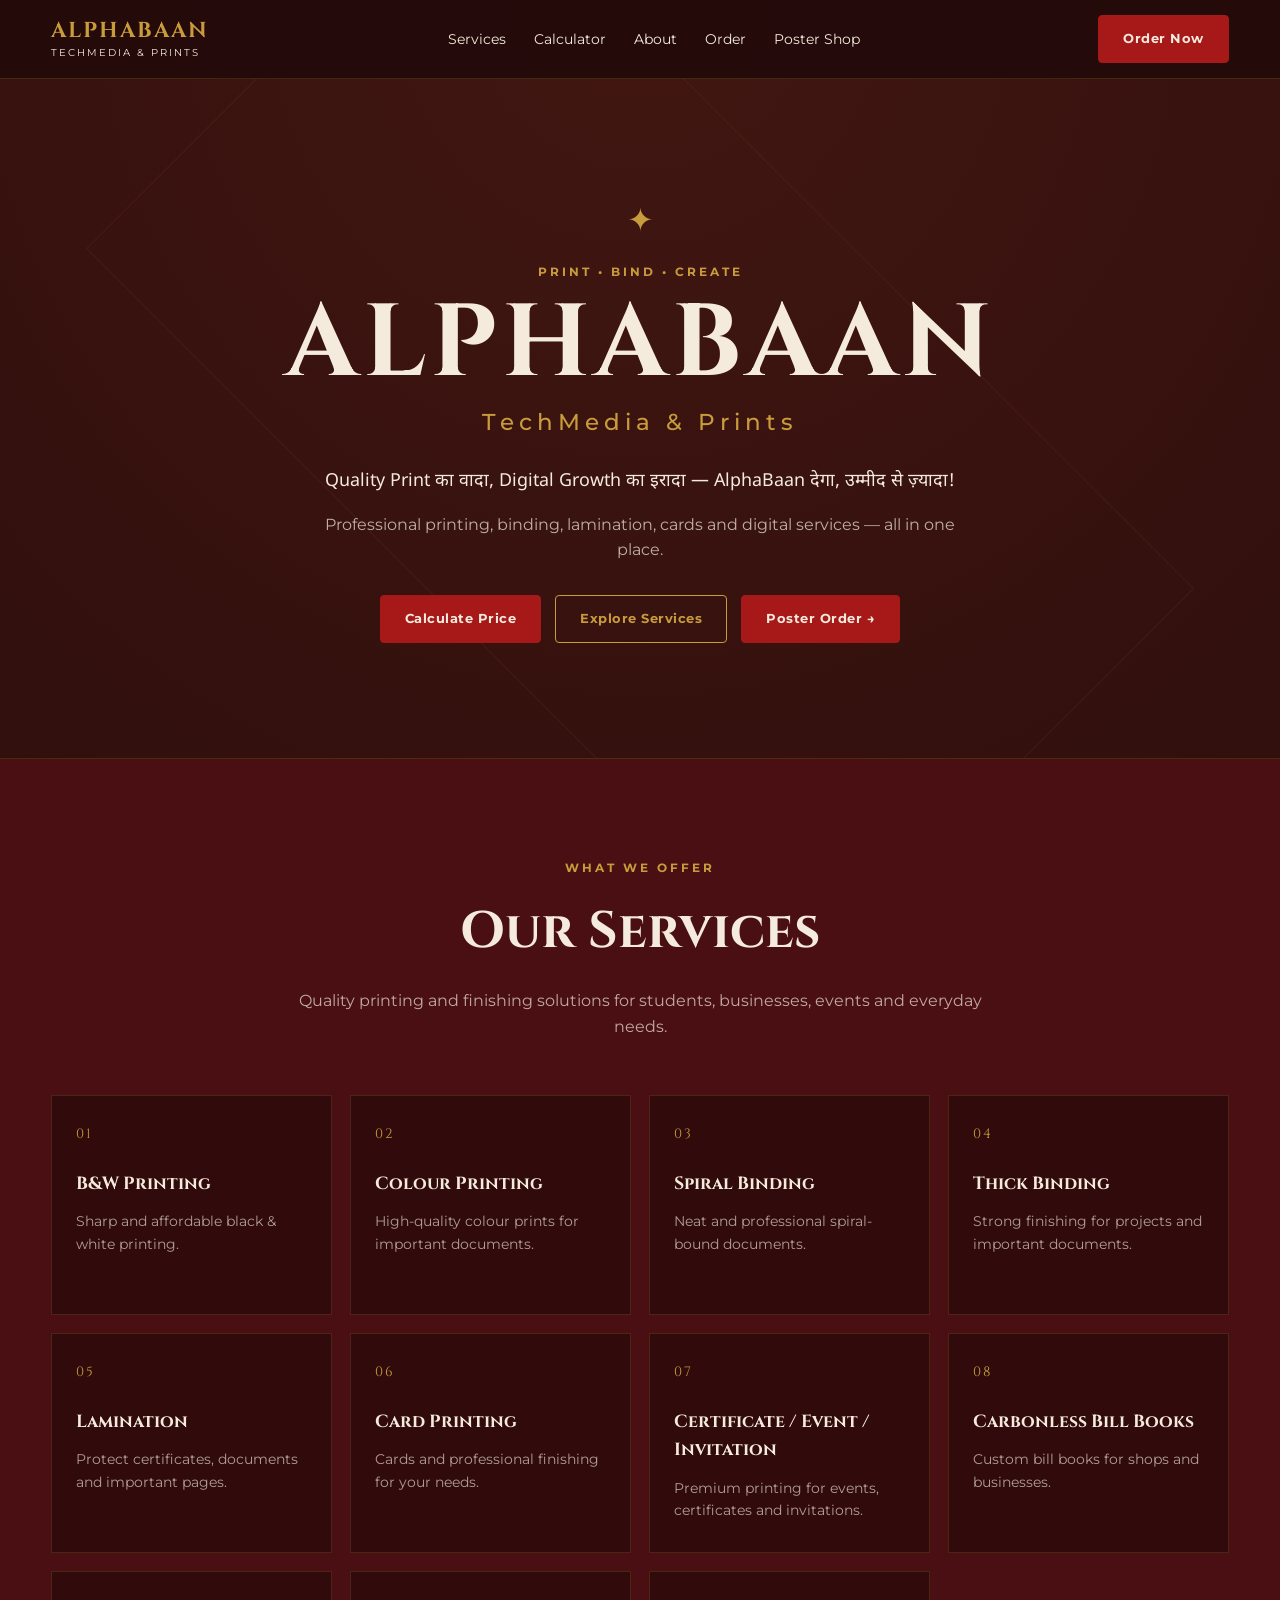
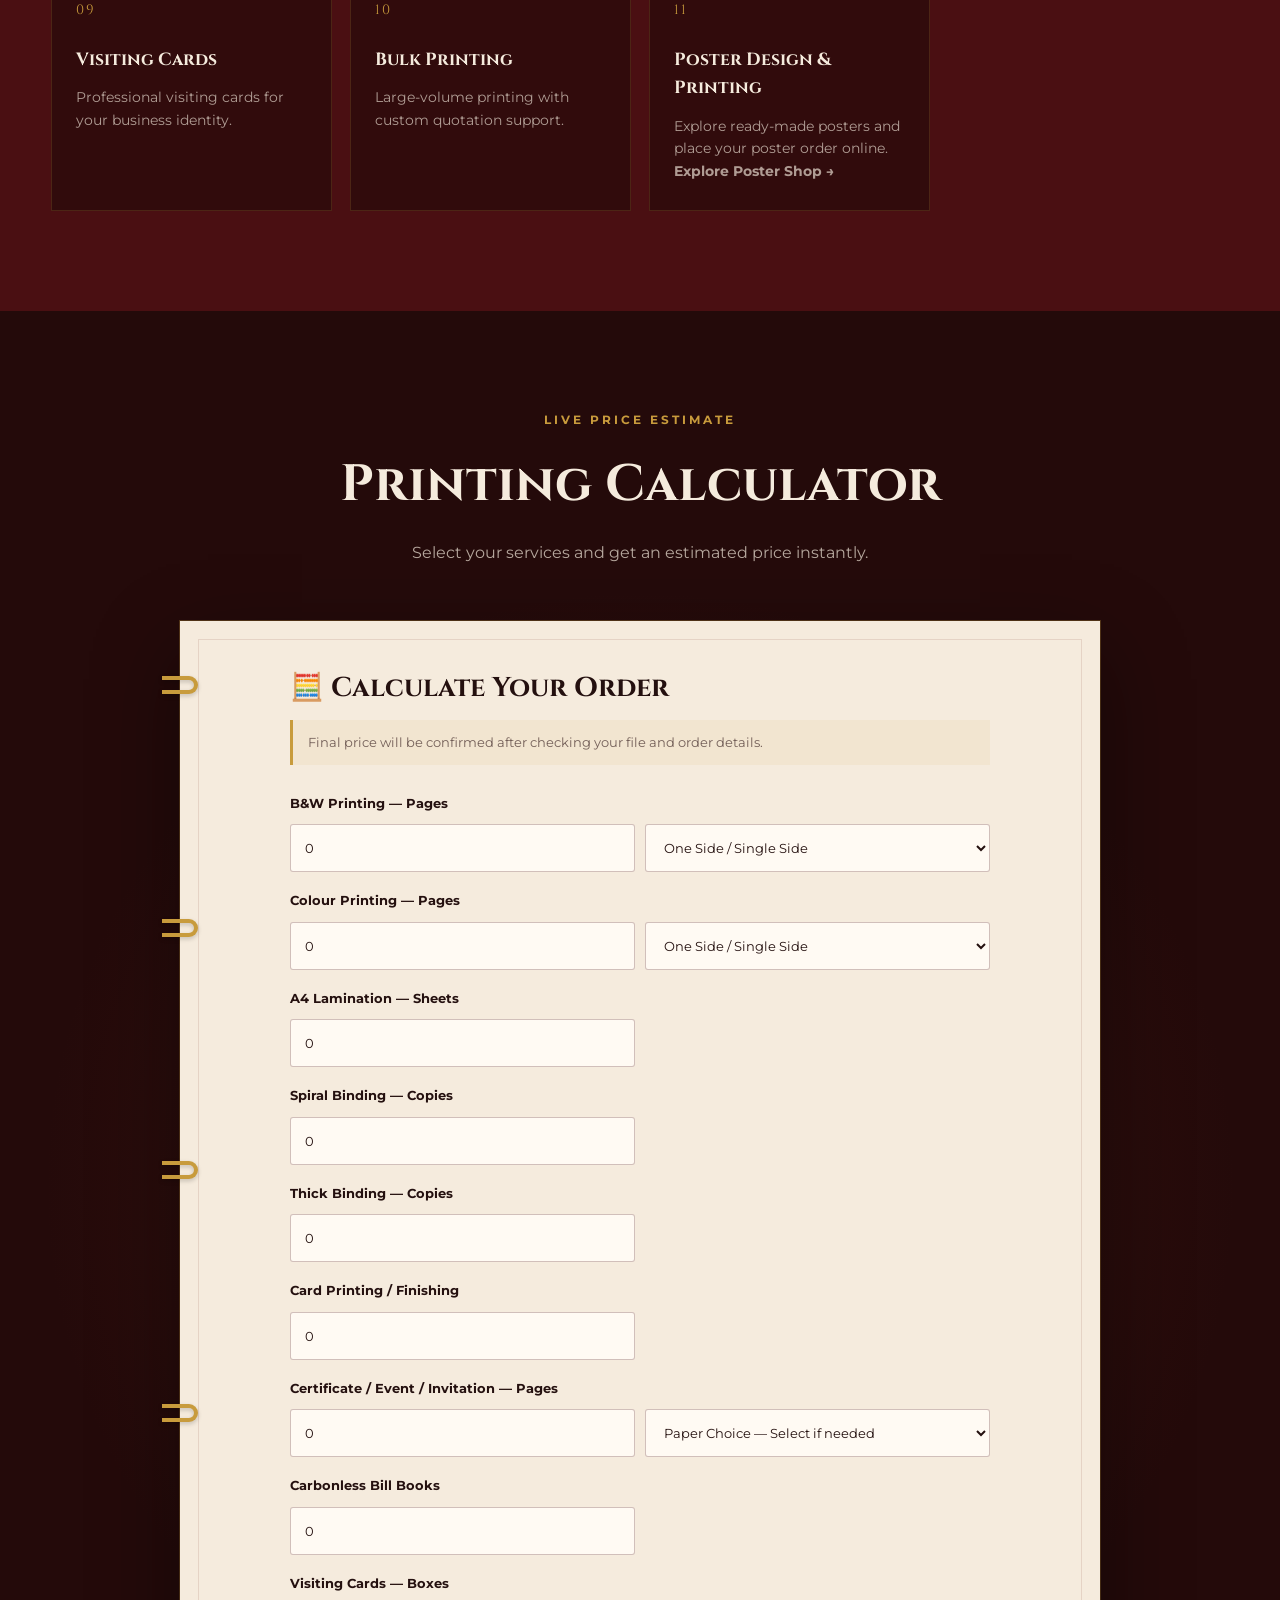
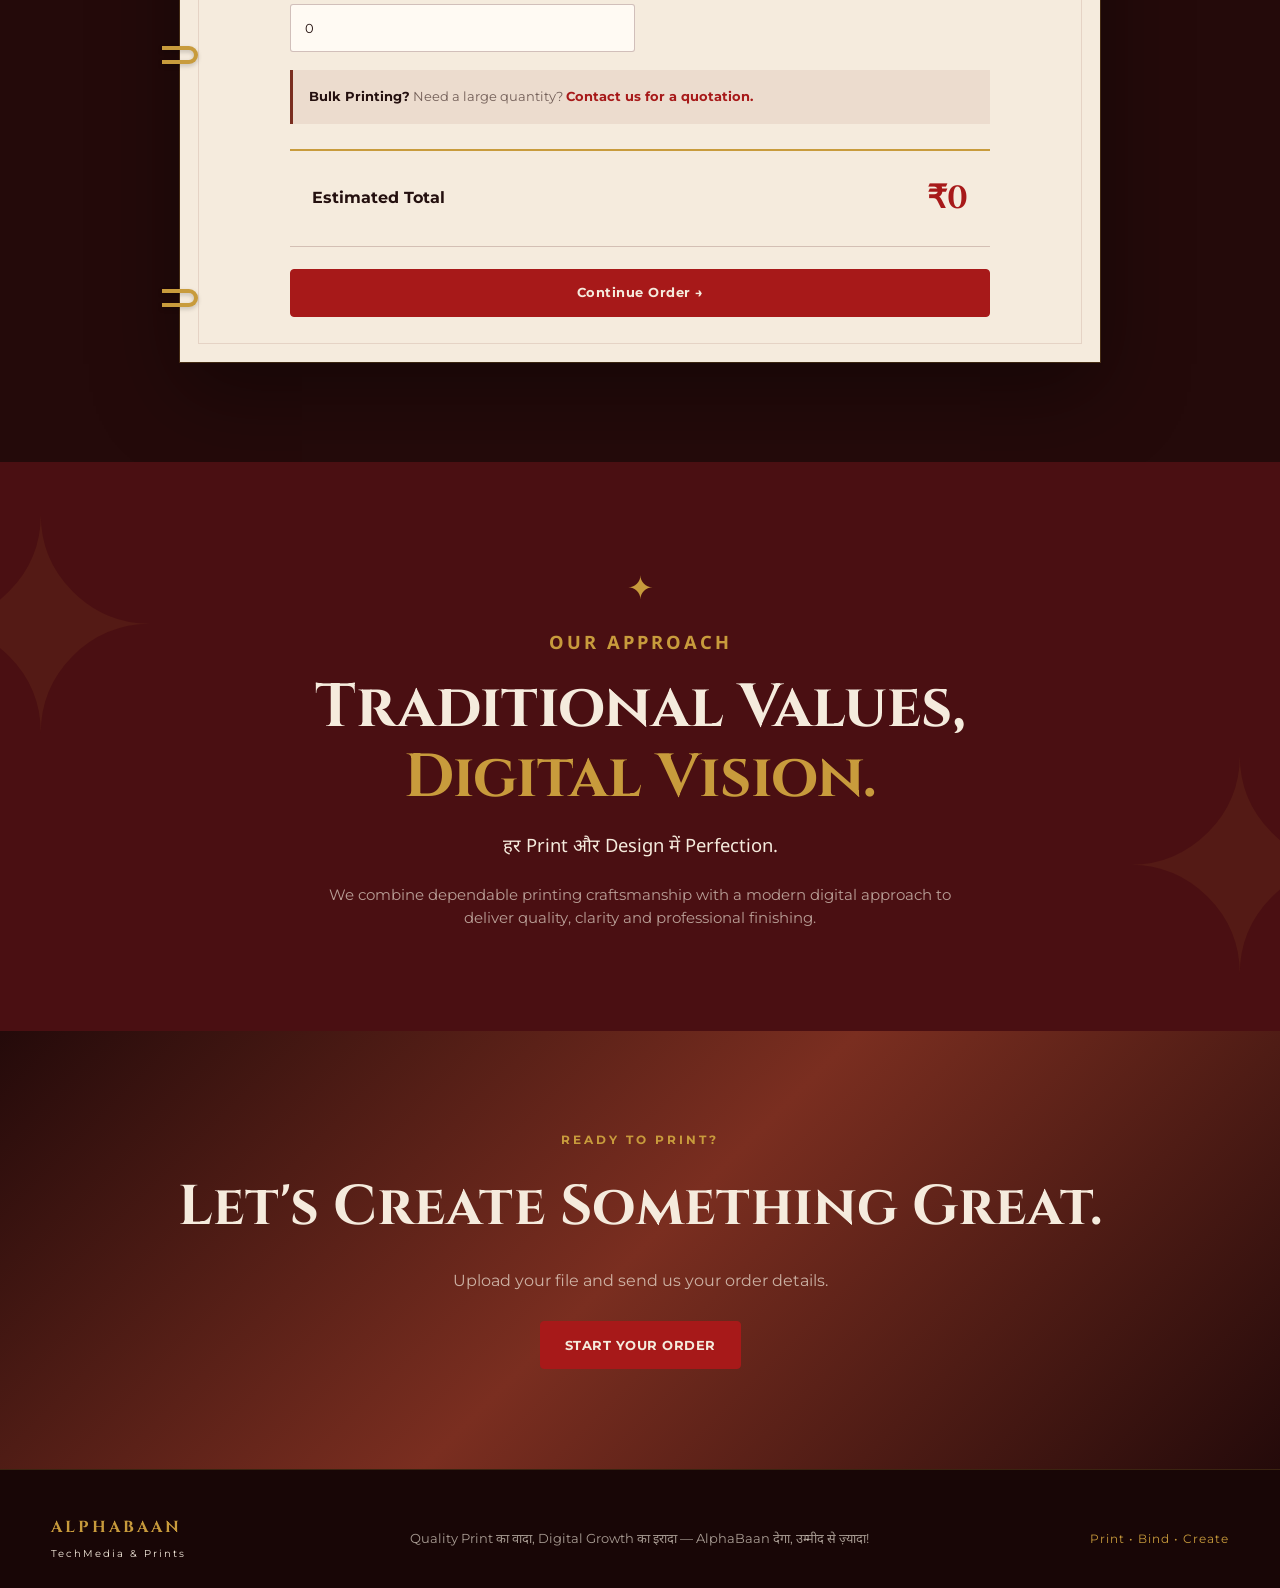
<file: index.html>
<!DOCTYPE html>
<html lang="en">
<head>
  <meta name="google-site-verification" content="dMbPoNtjgEjaiIfnKEC5RQ0LsHdOGWDaiDt8AtfoVck" />
  <meta charset="UTF-8">
  <meta name="viewport" content="width=device-width, initial-scale=1.0">

<title>AlphaBaan TechMedia & Prints | Printing, Binding & Digital Services</title>

<meta
  name="description"
  content="AlphaBaan TechMedia & Prints offers B&W and colour printing, spiral and thick binding, lamination, card printing, certificates, carbonless bill books, visiting cards and digital services."
>
  <link rel="icon" type="image/svg+xml" href="favicon.svg">
  <link rel="stylesheet" href="style.css">
</head>

<body>

  <!-- HEADER -->
  <header class="site-header">
    <div class="container nav-container">

      <a href="#" class="logo">
        <span class="logo-main">ALPHABAAN</span>
        <span class="logo-sub">TechMedia & Prints</span>
      </a>

<nav class="nav-menu">
    <a href="#services">Services</a>
    <a href="#calculator">Calculator</a>
    <a href="#about">About</a>
    <a href="#order">Order</a>
    <a href="poster-shop/">Poster Shop</a>
</nav>

      <a
        href="https://docs.google.com/forms/d/e/1FAIpQLSf0FBb4uU1_I86QnHFjERlY2XZwsL0A3ILuE3euTL51JKdJ7g/viewform?usp=header"
        class="btn btn-primary"
        target="_blank"
      >
        Order Now
      </a>

    </div>
  </header>


  <!-- HERO -->
  <main>

    <section class="hero">
      <div class="container hero-content">

        <div class="heritage-mark">✦</div>

        <p class="eyebrow">PRINT • BIND • CREATE</p>

        <h1>
          ALPHABAAN
          <span>TechMedia & Prints</span>
        </h1>

        <p class="hero-tagline">
          Quality Print का वादा, Digital Growth का इरादा —
          AlphaBaan देगा, उम्मीद से ज़्यादा!
        </p>

        <p class="hero-description">
          Professional printing, binding, lamination, cards
          and digital services — all in one place.
        </p>

        
<div class="hero-buttons">
  <a href="#calculator" class="btn btn-primary">
    Calculate Price
  </a>

  <a href="#services" class="btn btn-secondary">
    Explore Services
  </a>

  <a href="poster-shop/" class="btn btn-primary">
    Poster Order →
  </a>
</div>


      </div>
    </section>


    <!-- SERVICES -->
    <section id="services" class="services-section">
      <div class="container">

        <div class="section-heading">
          <p class="eyebrow">WHAT WE OFFER</p>
          <h2>Our Services</h2>
          <p>
            Quality printing and finishing solutions for students,
            businesses, events and everyday needs.
          </p>
        </div>

        <div class="services-grid">

          <div class="service-card">
            <div class="service-icon">01</div>
            <h3>B&W Printing</h3>
            <p>Sharp and affordable black & white printing.</p>
          </div>

          <div class="service-card">
            <div class="service-icon">02</div>
            <h3>Colour Printing</h3>
            <p>High-quality colour prints for important documents.</p>
          </div>

          <div class="service-card">
            <div class="service-icon">03</div>
            <h3>Spiral Binding</h3>
            <p>Neat and professional spiral-bound documents.</p>
          </div>

          <div class="service-card">
            <div class="service-icon">04</div>
            <h3>Thick Binding</h3>
            <p>Strong finishing for projects and important documents.</p>
          </div>

          <div class="service-card">
            <div class="service-icon">05</div>
            <h3>Lamination</h3>
            <p>Protect certificates, documents and important pages.</p>
          </div>

          <div class="service-card">
            <div class="service-icon">06</div>
            <h3>Card Printing</h3>
            <p>Cards and professional finishing for your needs.</p>
          </div>

          <div class="service-card">
            <div class="service-icon">07</div>
            <h3>Certificate / Event / Invitation</h3>
            <p>Premium printing for events, certificates and invitations.</p>
          </div>

          <div class="service-card">
            <div class="service-icon">08</div>
            <h3>Carbonless Bill Books</h3>
            <p>Custom bill books for shops and businesses.</p>
          </div>

          <div class="service-card">
            <div class="service-icon">09</div>
            <h3>Visiting Cards</h3>
            <p>Professional visiting cards for your business identity.</p>
          </div>

          <div class="service-card">
            <div class="service-icon">10</div>
            <h3>Bulk Printing</h3>
            <p>Large-volume printing with custom quotation support.</p>
          </div>

<a href="poster-shop/" class="service-card" style="display:block; text-decoration:none; color:inherit;">
  <div class="service-icon">11</div>
  <h3>Poster Design & Printing</h3>
  <p>Explore ready-made posters and place your poster order online.</p>
  <p><strong>Explore Poster Shop →</strong></p>
</a>

        </div>

      </div>
    </section>


    <!-- CALCULATOR -->
    <section id="calculator" class="calculator-section">

      <div class="container">

        <div class="section-heading">
          <p class="eyebrow">LIVE PRICE ESTIMATE</p>
          <h2>Printing Calculator</h2>
          <p>
            Select your services and get an estimated price instantly.
          </p>
        </div>

        <div class="paper-sheet">

          <div class="spiral-decoration">
            <span></span>
            <span></span>
            <span></span>
            <span></span>
            <span></span>
            <span></span>
          </div>

          <div class="calculator-card">

            <h3>🧮 Calculate Your Order</h3>

            <div class="calculator-note">
              Final price will be confirmed after checking your file
              and order details.
            </div>

            <!-- B&W -->
            <div class="calc-group">

              <label for="bwPages">
                B&W Printing — Pages
              </label>

              <input
                type="number"
                id="bwPages"
                min="0"
                value="0"
                placeholder="Enter pages"
              >

              <select id="bwSide">
                <option value="single">One Side / Single Side</option>
                <option value="double">Both Sides / Double Side</option>
              </select>

            </div>


            <!-- COLOUR -->
            <div class="calc-group">

              <label for="colorPages">
                Colour Printing — Pages
              </label>

              <input
                type="number"
                id="colorPages"
                min="0"
                value="0"
                placeholder="Enter pages"
              >

              <select id="colorSide">
                <option value="single">One Side / Single Side</option>
                <option value="double">Both Sides / Double Side</option>
              </select>

            </div>


            <!-- LAMINATION -->
            <div class="calc-group">

              <label for="lamination">
                A4 Lamination — Sheets
              </label>

              <input
                type="number"
                id="lamination"
                min="0"
                value="0"
                placeholder="Enter sheets"
              >

            </div>


            <!-- SPIRAL -->
            <div class="calc-group">

              <label for="spiral">
                Spiral Binding — Copies
              </label>

              <input
                type="number"
                id="spiral"
                min="0"
                value="0"
                placeholder="Enter copies"
              >

            </div>


            <!-- THICK -->
            <div class="calc-group">

              <label for="thick">
                Thick Binding — Copies
              </label>

              <input
                type="number"
                id="thick"
                min="0"
                value="0"
                placeholder="Enter copies"
              >

            </div>


            <!-- CARDS -->
            <div class="calc-group">

              <label for="cards">
                Card Printing / Finishing
              </label>

              <input
                type="number"
                id="cards"
                min="0"
                value="0"
                placeholder="Enter cards"
              >

            </div>


            <!-- CERTIFICATE -->
            <div class="calc-group">

              <label for="certificate">
                Certificate / Event / Invitation — Pages
              </label>

              <input
                type="number"
                id="certificate"
                min="0"
                value="0"
                placeholder="Enter pages"
              >

              <select id="paperChoice">
                <option value="none">Paper Choice — Select if needed</option>
                <option value="matte">Matte</option>
                <option value="glossy">Glossy</option>
                <option value="no-preference">No Preference</option>
              </select>

            </div>


            <!-- BILL BOOK -->
            <div class="calc-group">

              <label for="billBooks">
                Carbonless Bill Books
              </label>

              <input
                type="number"
                id="billBooks"
                min="0"
                value="0"
                placeholder="Enter books"
              >

            </div>


            <!-- VISITING CARDS -->
            <div class="calc-group">

              <label for="visitingCards">
                Visiting Cards — Boxes
              </label>

              <input
                type="number"
                id="visitingCards"
                min="0"
                value="0"
                placeholder="Enter boxes"
              >

            </div>


            <!-- BULK -->
            <div class="bulk-note">
              <strong>Bulk Printing?</strong>
              Need a large quantity?
              <a href="#order">Contact us for a quotation.</a>
            </div>


            <!-- TOTAL -->
            <div class="total-box">

              <span>Estimated Total</span>

              <strong id="totalAmount">
                ₹0
              </strong>

            </div>


            <a
              href="https://docs.google.com/forms/d/e/1FAIpQLSf0FBb4uU1_I86QnHFjERlY2XZwsL0A3ILuE3euTL51JKdJ7g/viewform?usp=header"
              class="btn btn-primary continue-btn"
              target="_blank"
            >
              Continue Order →
            </a>

          </div>

        </div>

      </div>

    </section>


    <!-- HERITAGE -->
    <section id="about" class="heritage-section">

      <div class="container heritage-content">

        <div class="heritage-symbol">
          ✦
        </div>

        <p class="eyebrow">OUR APPROACH</p>

        <h2>
          Traditional Values,
          <span>Digital Vision.</span>
        </h2>

        <p>
          हर Print और Design में Perfection.
        </p>

        <p class="heritage-text">
          We combine dependable printing craftsmanship with a
          modern digital approach to deliver quality, clarity
          and professional finishing.
        </p>

      </div>

    </section>


    <!-- FINAL CTA -->
    <section id="order" class="final-cta">

      <div class="container">

        <p class="eyebrow">READY TO PRINT?</p>

        <h2>Let's Create Something Great.</h2>

        <p>
          Upload your file and send us your order details.
        </p>

        <a
          href="https://docs.google.com/forms/d/e/1FAIpQLSf0FBb4uU1_I86QnHFjERlY2XZwsL0A3ILuE3euTL51JKdJ7g/viewform?usp=header"
          class="btn btn-primary"
          target="_blank"
        >
          START YOUR ORDER
        </a>

      </div>

    </section>

  </main>


  <!-- FOOTER -->
  <footer class="site-footer">

    <div class="container footer-content">

      <div>
        <div class="footer-logo">ALPHABAAN</div>
        <div class="footer-sub">TechMedia & Prints</div>
      </div>

      <div class="footer-tagline">
        Quality Print का वादा, Digital Growth का इरादा —
        AlphaBaan देगा, उम्मीद से ज़्यादा!
      </div>

      <div class="footer-bottom">
        Print • Bind • Create
      </div>

    </div>

  </footer>


  <script src="script.js"></script>

</body>
</html>
</file>
<file: style.css>
@import url('https://fonts.googleapis.com/css2?family=Cinzel:wght@500;600;700&family=Montserrat:wght@400;500;600;700&family=Noto+Sans+Devanagari:wght@400;500;600;700&display=swap');

:root {
  --deep-maroon: #240A0A;
  --royal-maroon: #4A0F12;
  --dark-rust: #7A2E20;
  --rich-red: #A71919;
  --gold: #C89B3C;
  --ivory: #F5EBDD;
  --dark-text: #24100F;
  --muted: #735F58;
  --border: rgba(200, 155, 60, 0.35);
}

* {
  margin: 0;
  padding: 0;
  box-sizing: border-box;
}

html {
  scroll-behavior: smooth;
}

body {
  background:
    radial-gradient(circle at top, rgba(122, 46, 32, 0.35), transparent 35%),
    var(--deep-maroon);
  color: var(--ivory);
  font-family: "Montserrat", "Noto Sans Devanagari", sans-serif;
  line-height: 1.6;
}

a {
  color: inherit;
  text-decoration: none;
}

.container {
  width: min(1180px, 92%);
  margin: auto;
}

/* ================= HEADER ================= */

.site-header {
  position: sticky;
  top: 0;
  z-index: 1000;
  background: rgba(36, 10, 10, 0.94);
  backdrop-filter: blur(12px);
  border-bottom: 1px solid rgba(200, 155, 60, 0.2);
}

.nav-container {
  min-height: 78px;
  display: flex;
  align-items: center;
  justify-content: space-between;
  gap: 30px;
}

.logo {
  display: flex;
  flex-direction: column;
  line-height: 1;
}

.logo-main {
  font-family: "Cinzel", serif;
  font-size: 1.35rem;
  font-weight: 700;
  letter-spacing: 2px;
  color: var(--gold);
}

.logo-sub {
  margin-top: 6px;
  font-size: 0.62rem;
  letter-spacing: 2px;
  color: var(--ivory);
  text-transform: uppercase;
}

.nav-menu {
  display: flex;
  gap: 28px;
}

.nav-menu a {
  font-size: 0.86rem;
  color: var(--ivory);
  transition: 0.25s ease;
}

.nav-menu a:hover {
  color: var(--gold);
}

.btn {
  display: inline-flex;
  align-items: center;
  justify-content: center;
  min-height: 48px;
  padding: 12px 24px;
  border-radius: 4px;
  font-weight: 700;
  font-size: 0.84rem;
  letter-spacing: 0.5px;
  transition: 0.25s ease;
  cursor: pointer;
}

.btn-primary {
  background: var(--rich-red);
  color: var(--ivory);
  border: 1px solid var(--rich-red);
}

.btn-primary:hover {
  background: #c32121;
  border-color: var(--gold);
  box-shadow: 0 0 20px rgba(200, 155, 60, 0.18);
  transform: translateY(-2px);
}

.btn-secondary {
  background: transparent;
  color: var(--gold);
  border: 1px solid var(--gold);
}

.btn-secondary:hover {
  background: rgba(200, 155, 60, 0.08);
  transform: translateY(-2px);
}

/* ================= HERO ================= */

.hero {
  min-height: 680px;
  display: flex;
  align-items: center;
  text-align: center;
  position: relative;
  overflow: hidden;
  border-bottom: 1px solid rgba(200, 155, 60, 0.18);
}

.hero::before {
  content: "";
  position: absolute;
  inset: 10%;
  border: 1px solid rgba(200, 155, 60, 0.08);
  transform: rotate(45deg);
  pointer-events: none;
}

.hero-content {
  position: relative;
  z-index: 2;
  max-width: 900px;
}

.heritage-mark,
.heritage-symbol {
  color: var(--gold);
  font-size: 2rem;
  margin-bottom: 18px;
}

.eyebrow {
  color: var(--gold);
  font-size: 0.72rem;
  font-weight: 700;
  letter-spacing: 3px;
  text-transform: uppercase;
  margin-bottom: 14px;
}

.hero h1 {
  font-family: "Cinzel", serif;
  font-size: clamp(3rem, 8vw, 6.5rem);
  line-height: 0.95;
  letter-spacing: 5px;
  color: var(--ivory);
}

.hero h1 span {
  display: block;
  margin-top: 18px;
  font-family: "Montserrat", sans-serif;
  font-size: clamp(1rem, 2vw, 1.45rem);
  font-weight: 500;
  letter-spacing: 5px;
  color: var(--gold);
}

.hero-tagline {
  max-width: 760px;
  margin: 35px auto 15px;
  font-family: "Noto Sans Devanagari", sans-serif;
  font-size: 1.12rem;
  color: var(--ivory);
}

.hero-description {
  color: rgba(245, 235, 221, 0.72);
  max-width: 650px;
  margin: auto;
}

.hero-buttons {
  margin-top: 32px;
  display: flex;
  justify-content: center;
  gap: 14px;
  flex-wrap: wrap;
}

/* ================= SECTION ================= */

section {
  padding: 100px 0;
}

.section-heading {
  text-align: center;
  max-width: 700px;
  margin: 0 auto 55px;
}

.section-heading h2 {
  font-family: "Cinzel", serif;
  font-size: clamp(2rem, 4vw, 3.2rem);
  color: var(--ivory);
  margin-bottom: 15px;
}

.section-heading p:last-child {
  color: rgba(245, 235, 221, 0.7);
}

/* ================= SERVICES ================= */

.services-section {
  background: var(--royal-maroon);
}

.services-grid {
  display: grid;
  grid-template-columns: repeat(4, 1fr);
  gap: 18px;
}

.service-card {
  min-height: 220px;
  padding: 28px 24px;
  background: rgba(36, 10, 10, 0.65);
  border: 1px solid rgba(200, 155, 60, 0.18);
  transition: 0.3s ease;
}

.service-card:hover {
  transform: translateY(-6px);
  border-color: rgba(200, 155, 60, 0.55);
  background: rgba(36, 10, 10, 0.9);
}

.service-icon {
  color: var(--gold);
  font-family: "Cinzel", serif;
  font-size: 0.85rem;
  letter-spacing: 2px;
  margin-bottom: 25px;
}

.service-card h3 {
  font-family: "Cinzel", serif;
  font-size: 1.1rem;
  color: var(--ivory);
  margin-bottom: 12px;
}

.service-card p {
  font-size: 0.88rem;
  color: rgba(245, 235, 221, 0.65);
}

/* ================= CALCULATOR ================= */

.calculator-section {
  background:
    radial-gradient(circle at center, rgba(122, 46, 32, 0.3), transparent 55%),
    var(--deep-maroon);
}

.paper-sheet {
  position: relative;
  max-width: 920px;
  margin: auto;
  padding: 45px;
  background: var(--ivory);
  color: var(--dark-text);
  box-shadow:
    0 30px 80px rgba(0, 0, 0, 0.4),
    0 0 0 1px rgba(200, 155, 60, 0.3);
}

.paper-sheet::before {
  content: "";
  position: absolute;
  inset: 18px;
  border: 1px solid rgba(122, 46, 32, 0.13);
  pointer-events: none;
}

.spiral-decoration {
  position: absolute;
  left: -18px;
  top: 55px;
  bottom: 55px;
  display: flex;
  flex-direction: column;
  justify-content: space-between;
  z-index: 5;
}

.spiral-decoration span {
  width: 36px;
  height: 18px;
  border: 4px solid var(--gold);
  border-left: 0;
  border-radius: 0 14px 14px 0;
  filter: drop-shadow(0 2px 2px rgba(0, 0, 0, 0.2));
}

.calculator-card {
  position: relative;
  z-index: 2;
  max-width: 700px;
  margin: auto;
}

.calculator-card h3 {
  font-family: "Cinzel", serif;
  font-size: 1.7rem;
  color: var(--dark-text);
  margin-bottom: 10px;
}

.calculator-note {
  padding: 12px 15px;
  margin-bottom: 28px;
  border-left: 3px solid var(--gold);
  background: rgba(200, 155, 60, 0.08);
  color: var(--muted);
  font-size: 0.82rem;
}

.calc-group {
  display: grid;
  grid-template-columns: 1fr 1fr;
  gap: 10px;
  margin-bottom: 18px;
}

.calc-group label {
  grid-column: 1 / -1;
  font-weight: 700;
  font-size: 0.84rem;
  color: var(--dark-text);
}

.calc-group input,
.calc-group select {
  width: 100%;
  min-height: 48px;
  padding: 12px 14px;
  border: 1px solid rgba(74, 15, 18, 0.25);
  border-radius: 3px;
  background: #fffaf3;
  color: var(--dark-text);
  font-family: inherit;
  outline: none;
}

.calc-group input:focus,
.calc-group select:focus {
  border-color: var(--rich-red);
  box-shadow: 0 0 0 2px rgba(167, 25, 25, 0.08);
}

.bulk-note {
  margin-top: 10px;
  padding: 16px;
  background: rgba(122, 46, 32, 0.08);
  border-left: 3px solid var(--dark-rust);
  font-size: 0.84rem;
  color: var(--muted);
}

.bulk-note strong {
  color: var(--dark-text);
}

.bulk-note a {
  color: var(--rich-red);
  font-weight: 700;
}

.total-box {
  margin-top: 25px;
  padding: 22px;
  display: flex;
  justify-content: space-between;
  align-items: center;
  border-top: 2px solid var(--gold);
  border-bottom: 1px solid rgba(74, 15, 18, 0.2);
}

.total-box span {
  font-weight: 700;
}

.total-box strong {
  font-family: "Cinzel", serif;
  font-size: 2rem;
  color: var(--rich-red);
}

.continue-btn {
  width: 100%;
  margin-top: 22px;
}

/* ================= HERITAGE ================= */

.heritage-section {
  position: relative;
  overflow: hidden;
  background: var(--royal-maroon);
  text-align: center;
}

.heritage-section::before,
.heritage-section::after {
  content: "✦";
  position: absolute;
  color: rgba(200, 155, 60, 0.08);
  font-size: 18rem;
  line-height: 1;
}

.heritage-section::before {
  left: -80px;
  top: 20px;
}

.heritage-section::after {
  right: -80px;
  bottom: 20px;
}

.heritage-content {
  position: relative;
  z-index: 2;
  max-width: 800px;
}

.heritage-content h2 {
  font-family: "Cinzel", serif;
  font-size: clamp(2rem, 5vw, 3.8rem);
  line-height: 1.15;
  margin-bottom: 20px;
}

.heritage-content h2 span {
  color: var(--gold);
}

.heritage-content > p {
  font-family: "Noto Sans Devanagari", sans-serif;
  font-size: 1.15rem;
}

.heritage-text {
  max-width: 650px;
  margin: 20px auto 0;
  color: rgba(245, 235, 221, 0.65);
  font-family: "Montserrat", sans-serif !important;
  font-size: 0.92rem !important;
}

/* ================= CTA ================= */

.final-cta {
  text-align: center;
  background:
    linear-gradient(
      135deg,
      var(--deep-maroon),
      var(--dark-rust),
      var(--deep-maroon)
    );
}

.final-cta h2 {
  font-family: "Cinzel", serif;
  font-size: clamp(2rem, 5vw, 3.5rem);
  margin-bottom: 15px;
}

.final-cta p:not(.eyebrow) {
  color: rgba(245, 235, 221, 0.7);
  margin-bottom: 28px;
}

/* ================= FOOTER ================= */

.site-footer {
  padding: 45px 0 25px;
  background: #180606;
  border-top: 1px solid rgba(200, 155, 60, 0.2);
}

.footer-content {
  display: grid;
  grid-template-columns: 1fr 2fr 1fr;
  align-items: center;
  gap: 30px;
}

.footer-logo {
  font-family: "Cinzel", serif;
  color: var(--gold);
  font-weight: 700;
  letter-spacing: 3px;
}

.footer-sub {
  font-size: 0.65rem;
  letter-spacing: 2px;
  color: var(--ivory);
  margin-top: 5px;
}

.footer-tagline {
  text-align: center;
  color: rgba(245, 235, 221, 0.65);
  font-size: 0.8rem;
}

.footer-bottom {
  text-align: right;
  color: var(--gold);
  font-size: 0.72rem;
  letter-spacing: 1px;
}

/* ================= RESPONSIVE ================= */

@media (max-width: 950px) {

  .nav-menu {
    display: none;
  }

  .services-grid {
    grid-template-columns: repeat(2, 1fr);
  }

  .footer-content {
    grid-template-columns: 1fr;
    text-align: center;
  }

  .footer-tagline,
  .footer-bottom {
    text-align: center;
  }
}

@media (max-width: 650px) {

  section {
    padding: 75px 0;
  }

  .nav-container {
    min-height: 68px;
  }

  .logo-main {
    font-size: 1.1rem;
  }

  .logo-sub {
    font-size: 0.52rem;
  }

  .nav-container > .btn {
    padding: 9px 13px;
    min-height: 40px;
    font-size: 0.7rem;
  }

  .hero {
    min-height: 600px;
  }

  .hero h1 {
    font-size: 3rem;
    letter-spacing: 3px;
  }

  .hero h1 span {
    font-size: 0.9rem;
    letter-spacing: 2px;
  }

  .hero-tagline {
    font-size: 0.95rem;
  }

  .services-grid {
    grid-template-columns: 1fr 1fr;
    gap: 10px;
  }

  .service-card {
    min-height: 190px;
    padding: 20px 15px;
  }

  .service-card h3 {
    font-size: 0.9rem;
  }

  .service-card p {
    font-size: 0.75rem;
  }

  .paper-sheet {
    padding: 35px 20px;
    margin-left: 12px;
  }

  .spiral-decoration {
    left: -15px;
  }

  .spiral-decoration span {
    width: 27px;
    height: 14px;
    border-width: 3px;
  }

  .calc-group {
    grid-template-columns: 1fr;
  }

  .calc-group label {
    grid-column: auto;
  }

  .total-box {
    flex-direction: column;
    gap: 8px;
    text-align: center;
  }

  .heritage-section::before,
  .heritage-section::after {
    font-size: 8rem;
  }
}

@media (max-width: 420px) {

  .services-grid {
    grid-template-columns: 1fr;
  }

  .hero-buttons {
    flex-direction: column;
  }

  .hero-buttons .btn {
    width: 100%;
  }
}
</file>
